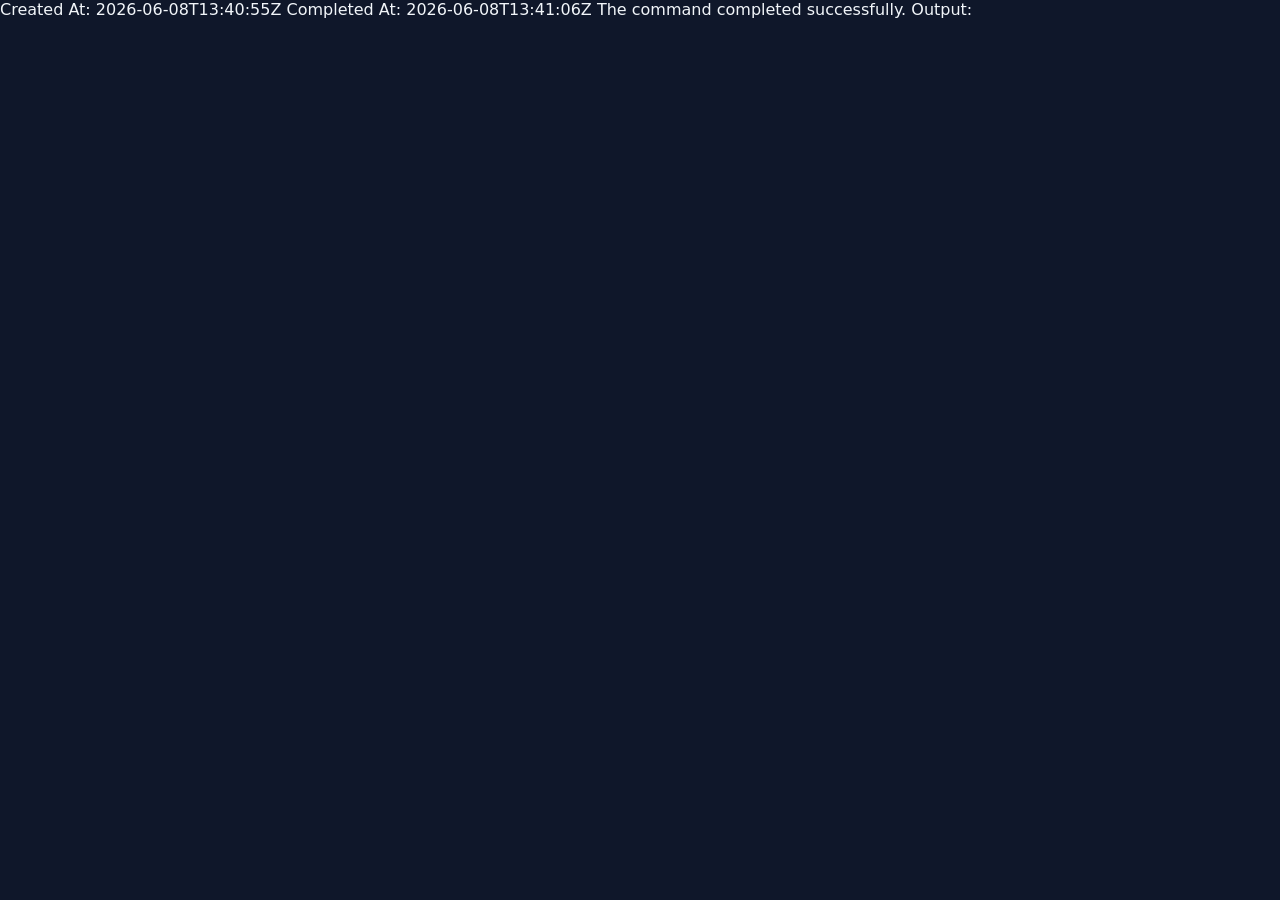
<file: restored_index.html>
Created At: 2026-06-08T13:40:55Z
Completed At: 2026-06-08T13:41:06Z

				The command completed successfully.
				Output:
				<!DOCTYPE html>
<html lang="en">
<head>
    <meta charset="UTF-8">
    <meta name="viewport" content="width=device-width, initial-scale=1.0">
    <title>Nous</title>
    <style>
        :root {
            --bg-primary: #0f172a;
            --bg-secondary: #1e293b;
            --bg-card: #1e293b;
            --accent: #3b82f6;
            --accent-green: #10b981;
            --accent-yellow: #f59e0b;
            --accent-red: #ef4444;
            --accent-purple: #8b5cf6;
            --text-primary: #f1f5f9;
            --text-muted: #64748b;
            --border: #334155;
        }

        * {
            box-sizing: border-box;
            margin: 0;
            padding: 0;
        }

        body {
            font-family: system-ui, -apple-system, sans-serif;
            background-color: var(--bg-primary);
            color: var(--text-primary);
            display: flex;
            height: 100vh;
            overflow: hidden;
        }

        /* Sidebar */
        #sidebar {
            width: 60px;
            background-color: var(--bg-secondary);
            border-right: 1px solid var(--border);
            display: flex;
            flex-direction: column;
            align-items: center;
            padding-top: 10px;
            transition: width 0.2s;
        }

        .tab-btn {
            width: 100%;
</file>
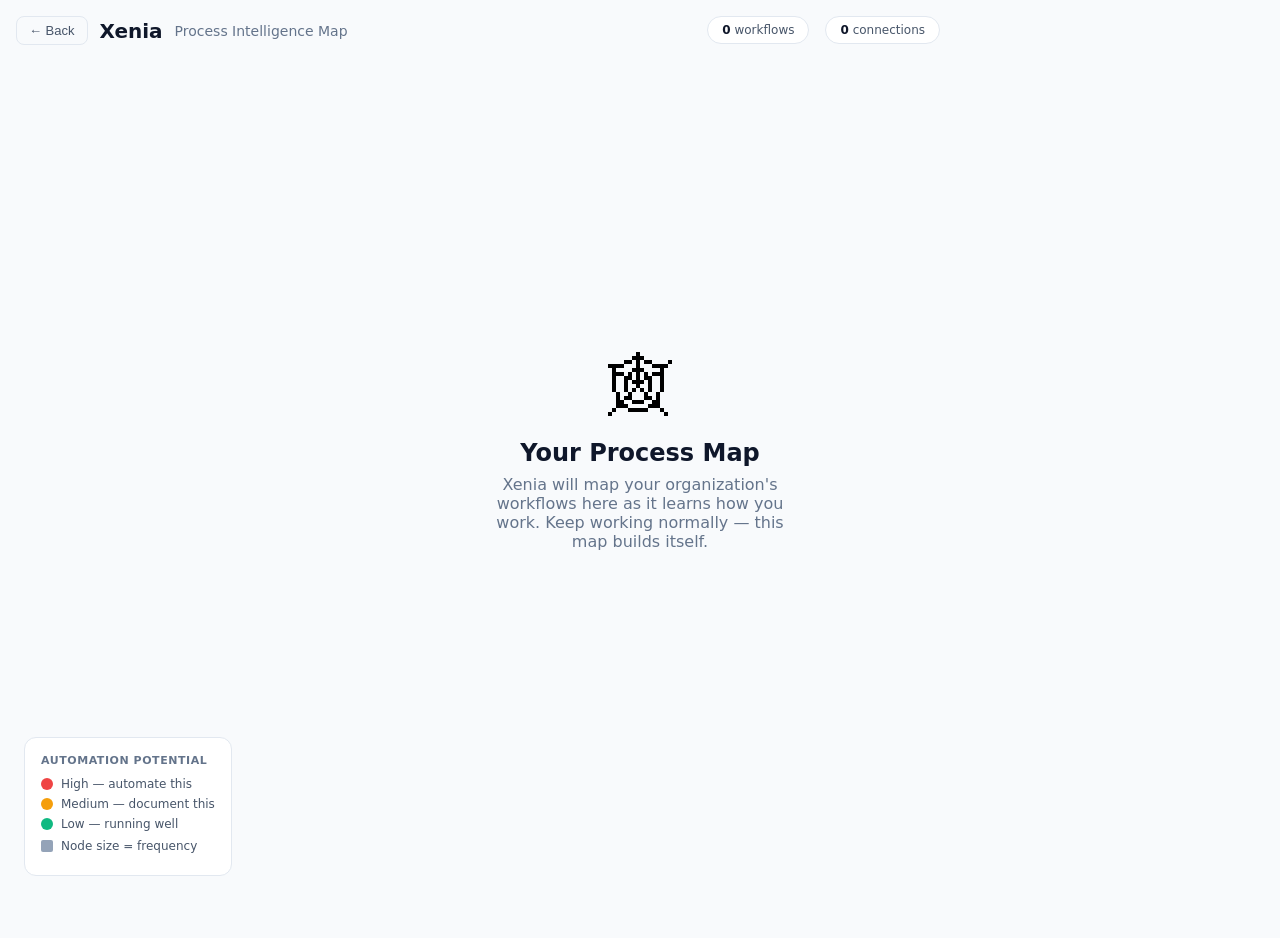
<file: ui/graph.html>
<!DOCTYPE html>
<html lang="en">
<head>
<meta charset="UTF-8">
<title>Xenia — Process Graph</title>
<script src="https://d3js.org/d3.v7.min.js"></script>
<link href="https://fonts.googleapis.com/css2?family=Inter:wght@400;500;600;700&display=swap" rel="stylesheet">
    <style>
* { margin: 0; padding: 0; box-sizing: border-box; }

body {
  background: #f8fafc;
  font-family: 'Inter', system-ui, -apple-system, sans-serif;
  overflow: hidden;
}

#graph-container {
  width: 100vw;
  height: 100vh;
  position: relative;
}

svg { width: 100%; height: 100%; }

.node circle {
  stroke: #ffffff;
  stroke-width: 2px;
  cursor: pointer;
  transition: all 0.2s ease;
}

.node circle:hover {
  stroke-width: 4px;
  filter: brightness(1.1);
}

.node text {
  font-size: 11px;
  fill: #334155;
  text-anchor: middle;
  dominant-baseline: central;
  pointer-events: none;
  font-weight: 500;
}

.link {
  stroke: #cbd5e1;
  stroke-opacity: 0.6;
}

.tooltip {
  position: absolute;
  background: white;
  border: 1px solid #e2e8f0;
  border-radius: 12px;
  padding: 16px;
  min-width: 240px;
  box-shadow: 0 10px 40px rgba(0,0,0,0.12);
  pointer-events: none;
  opacity: 0;
  transition: opacity 0.2s;
  z-index: 100;
}

.tooltip.visible { opacity: 1; }

.tooltip h3 {
  font-size: 14px;
  font-weight: 700;
  color: #0f172a;
  margin-bottom: 8px;
}

.tooltip-row {
  display: flex;
  justify-content: space-between;
  font-size: 12px;
  color: #64748b;
  margin-bottom: 4px;
}

.vault-badge {
  display: inline-block;
  padding: 2px 8px;
  border-radius: 999px;
  font-size: 10px;
  font-weight: 600;
  text-transform: uppercase;
  letter-spacing: 0.05em;
  margin-bottom: 8px;
}

.vault-personal { 
  background: #dbeafe; color: #1d4ed8; 
}
.vault-role { 
  background: #dcfce7; color: #15803d; 
}
.vault-team { 
  background: #ede9fe; color: #7c3aed; 
}
.vault-organization { 
  background: #fef9c3; color: #a16207; 
}

.app-pills {
  display: flex;
  flex-wrap: wrap;
  gap: 4px;
  margin-top: 8px;
}

.app-pill {
  background: #f1f5f9;
  color: #475569;
  padding: 2px 8px;
  border-radius: 999px;
  font-size: 10px;
}

#detail-panel {
  position: absolute;
  right: 0;
  top: 0;
  width: 320px;
  height: 100%;
  background: white;
  border-left: 1px solid #e2e8f0;
  padding: 24px;
  transform: translateX(100%);
  transition: transform 0.3s ease;
  overflow-y: auto;
  z-index: 50;
}

#detail-panel.open {
  transform: translateX(0);
}

#detail-panel h2 {
  font-size: 18px;
  font-weight: 700;
  color: #0f172a;
  margin-bottom: 16px;
}

.detail-metric {
  background: #f8fafc;
  border-radius: 8px;
  padding: 12px;
  margin-bottom: 8px;
}

.detail-metric-label {
  font-size: 11px;
  color: #64748b;
  text-transform: uppercase;
  letter-spacing: 0.05em;
}

.detail-metric-value {
  font-size: 20px;
  font-weight: 700;
  color: #0f172a;
  margin-top: 2px;
}

.contribute-btn {
  width: 100%;
  padding: 12px;
  background: #3b82f6;
  color: white;
  border: none;
  border-radius: 8px;
  font-size: 14px;
  font-weight: 600;
  cursor: pointer;
  margin-top: 16px;
}

.contribute-btn:hover { background: #2563eb; }

#close-panel {
  position: absolute;
  top: 16px;
  right: 16px;
  background: none;
  border: none;
  font-size: 20px;
  cursor: pointer;
  color: #64748b;
}

#toolbar {
  position: absolute;
  top: 16px;
  left: 16px;
  display: flex;
  align-items: center;
  gap: 12px;
  z-index: 10;
}

#toolbar h1 {
  font-size: 20px;
  font-weight: 800;
  color: #0f172a;
}

.legend {
  position: absolute;
  bottom: 24px;
  left: 24px;
  background: white;
  border: 1px solid #e2e8f0;
  border-radius: 12px;
  padding: 16px;
  z-index: 10;
}

.legend h4 {
  font-size: 11px;
  font-weight: 700;
  color: #64748b;
  text-transform: uppercase;
  letter-spacing: 0.05em;
  margin-bottom: 10px;
}

.legend-item {
  display: flex;
  align-items: center;
  gap: 8px;
  font-size: 12px;
  color: #475569;
  margin-bottom: 6px;
}

.legend-dot {
  width: 12px;
  height: 12px;
  border-radius: 50%;
  flex-shrink: 0;
}

#empty-state {
  position: absolute;
  top: 50%;
  left: 50%;
  transform: translate(-50%, -50%);
  text-align: center;
  display: none;
}

#empty-state .icon {
  font-size: 64px;
  margin-bottom: 16px;
}

#empty-state h2 {
  font-size: 24px;
  font-weight: 700;
  color: #0f172a;
  margin-bottom: 8px;
}

#empty-state p {
  color: #64748b;
  max-width: 320px;
}

#stats-bar {
  position: absolute;
  top: 16px;
  right: 340px;
  display: flex;
  gap: 16px;
  z-index: 10;
}

.stat-chip {
  background: white;
  border: 1px solid #e2e8f0;
  border-radius: 999px;
  padding: 6px 14px;
  font-size: 12px;
  color: #475569;
  font-weight: 500;
}

.stat-chip span {
  font-weight: 700;
  color: #0f172a;
}
</style>
</head>
<body>

<div id="graph-container">
  <svg id="graph-svg"></svg>
  
  <div id="toolbar">
    <button onclick="window.location.href='index.html'"
      style="background:none;border:1px solid #e2e8f0;
             border-radius:8px;padding:6px 12px;
             cursor:pointer;font-size:13px;color:#475569">
      ← Back
    </button>
    <h1>Xenia</h1>
    <span style="color:#64748b;font-size:14px">
      Process Intelligence Map
    </span>
  </div>

  <div id="stats-bar">
    <div class="stat-chip">
      <span id="node-count">0</span> workflows
    </div>
    <div class="stat-chip">
      <span id="edge-count">0</span> connections
    </div>
  </div>

  <div class="tooltip" id="tooltip"></div>
  
  <div id="empty-state">
    <div class="icon">🕸</div>
    <h2>Your Process Map</h2>
    <p>Xenia will map your organization's workflows 
    here as it learns how you work. Keep working 
    normally — this map builds itself.</p>
  </div>

  <div id="detail-panel">
    <button id="close-panel">×</button>
    <div id="detail-content"></div>
  </div>

  <div class="legend">
    <h4>Automation Potential</h4>
    <div class="legend-item">
      <div class="legend-dot" 
           style="background:#ef4444"></div>
      High — automate this
    </div>
    <div class="legend-item">
      <div class="legend-dot" 
           style="background:#f59e0b"></div>
      Medium — document this
    </div>
    <div class="legend-item">
      <div class="legend-dot" 
           style="background:#10b981"></div>
      Low — running well
    </div>
    <div class="legend-item" style="margin-top:8px">
      <div class="legend-dot" 
           style="background:#94a3b8;
                  border-radius:2px"></div>
      Node size = frequency
    </div>
  </div>
</div>

<script>
const API = "http://localhost:8000"
const HEADERS = {"X-API-Key": "sk-test-key-123"}

function getNodeColor(automation_potential) {
  if (automation_potential > 0.7) return "#ef4444"
  if (automation_potential > 0.4) return "#f59e0b"
  return "#10b981"
}

function getNodeRadius(frequency) {
  return Math.max(16, Math.min(48, 
    10 + (frequency || 1) * 8
  ))
}

function getVaultBadgeClass(vault_level) {
  return `vault-${vault_level || "personal"}`
}

async function loadGraphData() {
  try {
    const res = await fetch(`${API}/v1/graph/data`, 
      { headers: HEADERS }
    )
    if (!res.ok) throw new Error("API error")
    return await res.json()
  } catch(e) {
    return { nodes: [], edges: [] }
  }
}

function showEmptyState() {
  document.getElementById("empty-state")
    .style.display = "block"
}

function renderGraph(data) {
  const { nodes, edges } = data

  document.getElementById("node-count")
    .textContent = nodes.length
  document.getElementById("edge-count")
    .textContent = edges.length

  if (nodes.length === 0) {
    showEmptyState()
    return
  }

  const svg = d3.select("#graph-svg")
  const width = window.innerWidth
  const height = window.innerHeight
  const tooltip = document.getElementById("tooltip")
  const detailPanel = document.getElementById("detail-panel")
  const detailContent = document.getElementById("detail-content")

  svg.selectAll("*").remove()

  // Zoom behavior
  const zoom = d3.zoom()
    .scaleExtent([0.3, 3])
    .on("zoom", (event) => {
      g.attr("transform", event.transform)
    })
  svg.call(zoom)

  const g = svg.append("g")

  // Force simulation
  const simulation = d3.forceSimulation(nodes)
    .force("link", d3.forceLink(edges)
      .id(d => d.id)
      .distance(150)
      .strength(0.5)
    )
    .force("charge", d3.forceManyBody()
      .strength(-400)
    )
    .force("center", d3.forceCenter(
      width / 2, height / 2
    ))
    .force("collision", d3.forceCollide()
      .radius(d => getNodeRadius(d.frequency) + 10)
    )

  // Draw edges
  const link = g.append("g")
    .selectAll("line")
    .data(edges)
    .join("line")
    .attr("class", "link")
    .attr("stroke-width", d => 
      Math.max(1, (d.strength || 0.3) * 4)
    )

  // Draw nodes
  const node = g.append("g")
    .selectAll("g")
    .data(nodes)
    .join("g")
    .attr("class", "node")
    .call(d3.drag()
      .on("start", dragstarted)
      .on("drag", dragged)
      .on("end", dragended)
    )

  node.append("circle")
    .attr("r", d => getNodeRadius(d.frequency))
    .attr("fill", d => getNodeColor(
      d.automation_potential
    ))
    .attr("fill-opacity", 0.85)
    .on("mouseover", (event, d) => {
      const apps = (d.app_sequence || [])
        .map(a => `<span class="app-pill">${a}</span>`)
        .join("")
      
      tooltip.innerHTML = `
        <span class="vault-badge 
              ${getVaultBadgeClass(d.vault_level)}">
          ${d.vault_level || "personal"} vault
        </span>
        <h3>${d.label}</h3>
        <div class="tooltip-row">
          <span>Frequency</span>
          <span>${(d.frequency||0).toFixed(1)}x/week</span>
        </div>
        <div class="tooltip-row">
          <span>Automation</span>
          <span>${Math.round(
            (d.automation_potential||0)*100
          )}%</span>
        </div>
        <div class="app-pills">${apps}</div>
      `
      tooltip.classList.add("visible")
      tooltip.style.left = (event.pageX + 16) + "px"
      tooltip.style.top = (event.pageY - 16) + "px"
    })
    .on("mousemove", (event) => {
      tooltip.style.left = (event.pageX + 16) + "px"
      tooltip.style.top = (event.pageY - 16) + "px"
    })
    .on("mouseout", () => {
      tooltip.classList.remove("visible")
    })
    .on("click", (event, d) => {
      event.stopPropagation()
      showDetailPanel(d)
    })

  node.append("text")
    .text(d => d.label.length > 14 
      ? d.label.substring(0, 14) + "…" 
      : d.label
    )
    .attr("dy", d => getNodeRadius(d.frequency) + 14)
    .style("font-size", "11px")

  simulation.on("tick", () => {
    link
      .attr("x1", d => d.source.x)
      .attr("y1", d => d.source.y)
      .attr("x2", d => d.target.x)
      .attr("y2", d => d.target.y)

    node.attr("transform", d => 
      `translate(${d.x},${d.y})`
    )
  })

  // Close panel on svg click
  svg.on("click", () => {
    detailPanel.classList.remove("open")
  })

  document.getElementById("close-panel")
    .onclick = () => {
      detailPanel.classList.remove("open")
    }

  function showDetailPanel(d) {
    const apps = (d.app_sequence || [])
      .map(a => `<span class="app-pill">${a}</span>`)
      .join("")

    const contributeBtn = 
      d.vault_level === "personal"
        ? `<button class="contribute-btn" 
             onclick="contributeWorkflow('${d.id}')">
             Contribute to Role Vault
           </button>`
        : ""

    detailContent.innerHTML = `
      <span class="vault-badge 
            ${getVaultBadgeClass(d.vault_level)}">
        ${d.vault_level || "personal"} vault
      </span>
      <h2>${d.label}</h2>
      ${d.description 
        ? `<p style="color:#64748b;font-size:13px;
                     margin-bottom:16px">
            ${d.description}
           </p>` 
        : ""}
      <div class="detail-metric">
        <div class="detail-metric-label">Frequency</div>
        <div class="detail-metric-value">
          ${(d.frequency||0).toFixed(1)}x/week
        </div>
      </div>
      <div class="detail-metric">
        <div class="detail-metric-label">
          Automation Potential
        </div>
        <div class="detail-metric-value" 
             style="color:${getNodeColor(
               d.automation_potential
             )}">
          ${Math.round(
            (d.automation_potential||0)*100
          )}%
        </div>
      </div>
      <div style="margin-top:16px">
        <div class="detail-metric-label" 
             style="margin-bottom:8px">
          App Sequence
        </div>
        <div class="app-pills">${apps}</div>
      </div>
      ${contributeBtn}
    `
    detailPanel.classList.add("open")
  }

  function dragstarted(event, d) {
    if (!event.active) 
      simulation.alphaTarget(0.3).restart()
    d.fx = d.x
    d.fy = d.y
  }

  function dragged(event, d) {
    d.fx = event.x
    d.fy = event.y
  }

  function dragended(event, d) {
    if (!event.active) 
      simulation.alphaTarget(0)
    d.fx = null
    d.fy = null
  }
}

async function contributeWorkflow(recordId) {
  try {
    await fetch(
      `${API}/v1/vaults/contributions/request`,
      {
        method: "POST",
        headers: {
          ...HEADERS,
          "Content-Type": "application/json"
        },
        body: JSON.stringify({ record_id: recordId })
      }
    )
    alert("Contribution request sent. "
        + "Check your Vaults tab to approve.")
  } catch(e) {
    alert("Could not send request. Try again.")
  }
}

// Handle window resize
window.addEventListener("resize", () => {
  location.reload()
})

// Load and render
loadGraphData().then(renderGraph)
</script>
</body>
</html>
</file>
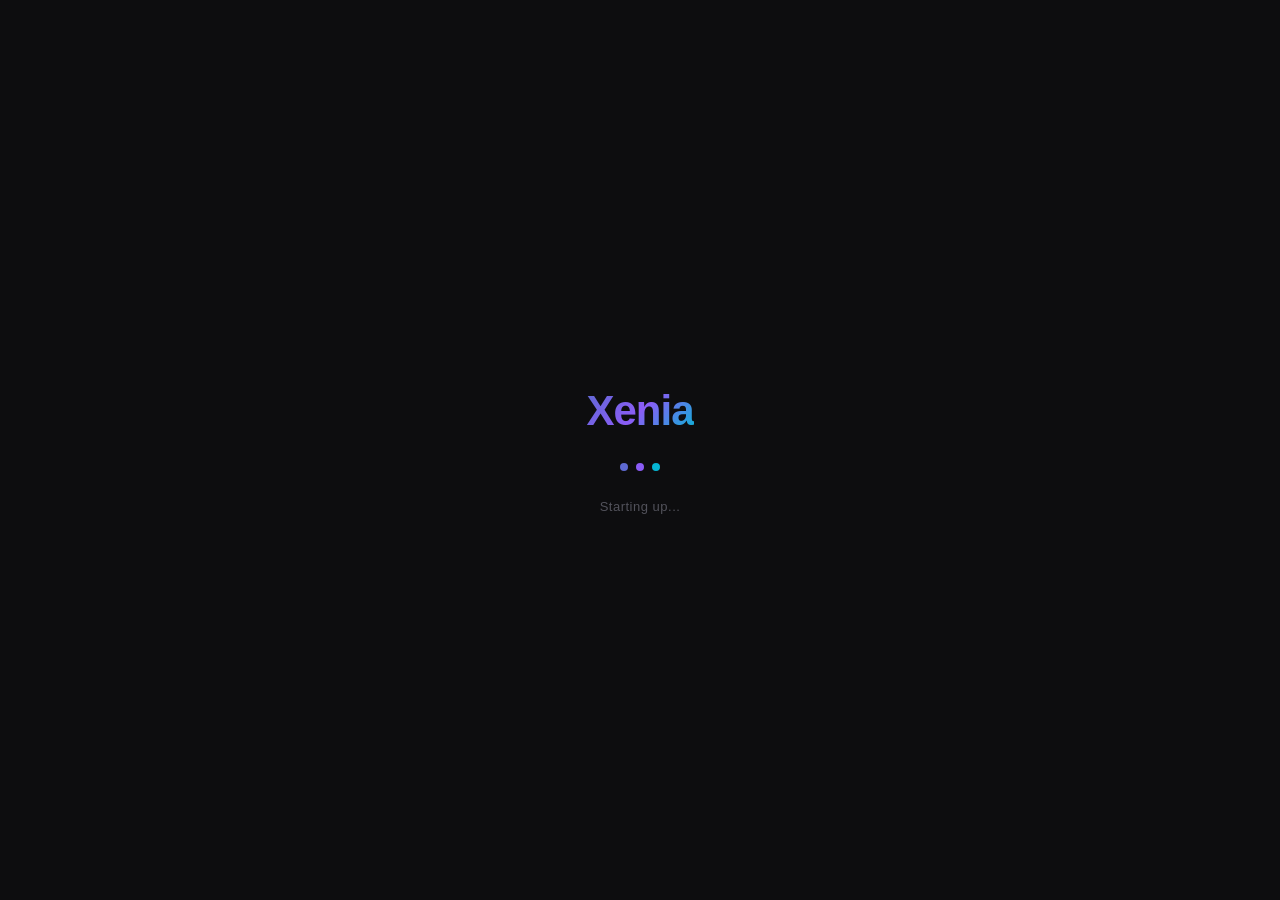
<file: ui/loading.html>
<!DOCTYPE html>
<html>
<head>
<meta charset="UTF-8">
<title>Xenia — Loading</title>
<style>
  * { margin: 0; padding: 0; box-sizing: border-box; }
  html, body {
    height: 100%;
    background: #0d0d0f;
    display: flex;
    align-items: center;
    justify-content: center;
    font-family: -apple-system, BlinkMacSystemFont, 'Segoe UI', sans-serif;
    user-select: none;
    overflow: hidden;
  }
  .container {
    display: flex;
    flex-direction: column;
    align-items: center;
    gap: 28px;
  }
  .logo {
    font-size: 42px;
    font-weight: 700;
    letter-spacing: -1px;
    background: linear-gradient(135deg, #5e6ad2 0%, #8b5cf6 50%, #06b6d4 100%);
    -webkit-background-clip: text;
    -webkit-text-fill-color: transparent;
    background-clip: text;
    animation: pulse 2s ease-in-out infinite;
  }
  @keyframes pulse {
    0%, 100% { opacity: 1; }
    50% { opacity: 0.7; }
  }
  .spinner-wrap {
    display: flex;
    gap: 8px;
  }
  .dot {
    width: 8px;
    height: 8px;
    border-radius: 50%;
    background: #5e6ad2;
    animation: bounce 1.2s ease-in-out infinite;
  }
  .dot:nth-child(2) { animation-delay: 0.2s; background: #8b5cf6; }
  .dot:nth-child(3) { animation-delay: 0.4s; background: #06b6d4; }
  @keyframes bounce {
    0%, 80%, 100% { transform: scale(0.6); opacity: 0.4; }
    40% { transform: scale(1); opacity: 1; }
  }
  .status {
    color: #52525b;
    font-size: 13px;
    letter-spacing: 0.5px;
  }
</style>
</head>
<body>
<div class="container">
  <div class="logo">Xenia</div>
  <div class="spinner-wrap">
    <div class="dot"></div>
    <div class="dot"></div>
    <div class="dot"></div>
  </div>
  <div class="status">Starting up...</div>
</div>
</body>
</html>
</file>
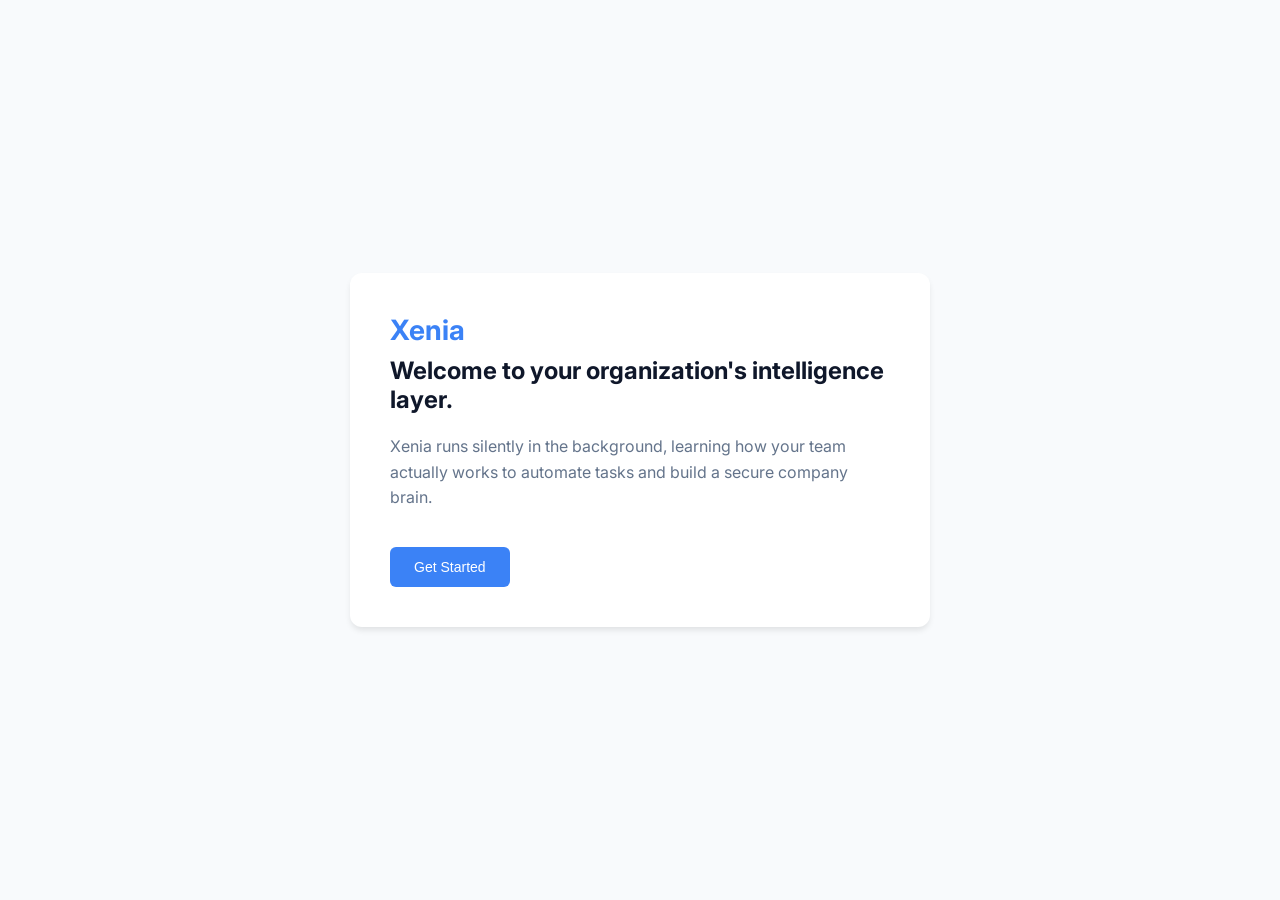
<file: ui/setup.html>
<!DOCTYPE html>
<html>
<head>
<link href="https://fonts.googleapis.com/css2?family=Inter:wght@400;500;600;700&display=swap" rel="stylesheet">
    <style>
  body {
    background: #f8fafc;
    margin: 0;
    font-family: 'Inter', system-ui, -apple-system, sans-serif;
    color: #1e293b;
    display: flex;
    justify-content: center;
    align-items: center;
    height: 100vh;
  }
  .card {
    background: white;
    width: 500px;
    border-radius: 12px;
    box-shadow: 0 4px 6px -1px rgb(0 0 0 / 0.1);
    padding: 40px;
    position: relative;
    overflow: hidden;
  }
  .page {
    display: none;
    animation: fadeIn 0.3s;
  }
  .page.active {
    display: block;
  }
  @keyframes fadeIn { from {opacity:0} to {opacity:1} }
  h1 { margin-top: 0; font-size: 28px; color: #0f172a; }
  p { color: #64748b; line-height: 1.6; }
  
  .input-group { margin-top: 20px; }
  input[type="password"] {
    width: 100%;
    padding: 12px;
    border: 1px solid #cbd5e1;
    border-radius: 6px;
    box-sizing: border-box;
    font-size: 14px;
    margin-bottom: 8px;
  }
  
  .btn {
    background: #3b82f6;
    color: white;
    border: none;
    padding: 12px 24px;
    border-radius: 6px;
    font-size: 14px;
    font-weight: 500;
    cursor: pointer;
    margin-top: 20px;
  }
  .btn:hover { background: #2563eb; }
  .btn-outline {
    background: transparent;
    color: #64748b;
    border: 1px solid #cbd5e1;
    margin-left: 10px;
  }
  .btn-outline:hover { background: #f1f5f9; }
  
  .industry-grid {
    display: grid;
    grid-template-columns: 1fr 1fr;
    gap: 12px;
    margin-top: 20px;
  }
  .industry-btn {
    padding: 16px;
    border: 1px solid #e2e8f0;
    border-radius: 8px;
    background: white;
    font-size: 16px;
    cursor: pointer;
    display: flex;
    align-items: center;
    gap: 10px;
  }
  .industry-btn:hover, .industry-btn.selected {
    border-color: #3b82f6;
    background: #eff6ff;
  }
  
  .privacy-list {
    margin-top: 20px;
    background: #f8fafc;
    padding: 20px;
    border-radius: 8px;
    font-size: 14px;
  }
  .privacy-list div {
    margin-bottom: 12px;
    display: flex;
    gap: 10px;
  }
  
  .actions {
    display: flex;
    margin-top: 30px;
  }
</style>
</head>
<body>
  <div class="card">
    
    <!-- Page 1: Welcome -->
    <div id="page-1" class="page active">
      <h1 style="color:#3b82f6">Xenia</h1>
      <h2 style="margin-top:-10px; color:#0f172a">Welcome to your organization's intelligence layer.</h2>
      <p>Xenia runs silently in the background, learning how your team actually works to automate tasks and build a secure company brain.</p>
      <button class="btn" onclick="nextPage(2)">Get Started</button>
    </div>
    
    <!-- Page 2: API Key -->
    <div id="page-2" class="page">
      <h1>Connect AI</h1>
      <p>Enter your Anthropic API key to enable document generation and workflow analysis.</p>
      <div class="input-group">
        <input type="password" id="api-key" placeholder="sk-ant-...">
        <div style="font-size: 12px; color: #94a3b8;">Get your key at console.anthropic.com</div>
      </div>
      <div class="actions">
        <button class="btn" onclick="saveKeyAndNext()">Continue</button>
        <button class="btn btn-outline" onclick="nextPage(3)">Skip for now</button>
      </div>
    </div>
    
    <!-- Page 3: Industry -->
    <div id="page-3" class="page">
      <h1>Your Industry</h1>
      <p>What type of business is this? This helps Xenia understand context.</p>
      <div class="industry-grid">
        <button class="industry-btn" onclick="selectInd('pharmacy')">💊 Pharmacy</button>
        <button class="industry-btn" onclick="selectInd('clinic')">🏥 Clinic</button>
        <button class="industry-btn" onclick="selectInd('retail')">🏪 Retail</button>
        <button class="industry-btn" onclick="selectInd('manufacturing')">🏭 Manufacturing</button>
        <button class="industry-btn" onclick="selectInd('other')">📋 Other</button>
      </div>
      <input type="hidden" id="selected-industry" value="other">
      <div class="actions">
        <button class="btn" onclick="nextPage(4)">Continue</button>
      </div>
    </div>
    
    <!-- Page 4: Privacy -->
    <div id="page-4" class="page">
      <h1>Privacy First</h1>
      <p>Xenia operates under strict privacy guarantees.</p>
      <div class="privacy-list">
        <div><span>🔒</span> Local-First: Raw logs never leave this machine.</div>
        <div><span>🚫</span> Auto-Redaction: Passwords and credit cards are ignored.</div>
        <div><span>👁️</span> Exclusions: Banking and personal email are not tracked.</div>
        <div><span>⏸️</span> Control: You can pause observation at any time.</div>
      </div>
      <div class="actions">
        <button class="btn" onclick="finishSetup()" style="width:100%">I understand, start Xenia</button>
      </div>
    </div>
    
  </div>

  <script>
    const { ipcRenderer } = require('electron');

    function nextPage(num) {
      document.querySelectorAll('.page').forEach(p => p.classList.remove('active'));
      document.getElementById('page-' + num).classList.add('active');
    }
    
    function selectInd(val) {
      document.querySelectorAll('.industry-btn').forEach(b => b.classList.remove('selected'));
      event.target.classList.add('selected');
      document.getElementById('selected-industry').value = val;
    }
    
    async function saveKeyAndNext() {
      nextPage(3);
    }
    
    function finishSetup() {
        const configData = {
            industry: document.getElementById('selected-industry').value,
            setup_complete: true,
            api_key: document.getElementById('api-key').value
        };
        try {
            ipcRenderer.send('setup-complete', configData);
            window.location.href = 'index.html';
        } catch(e) {
            alert('Failed to save configuration. Starting anyway.');
            window.location.href = 'index.html';
        }
    }
  </script>
</body>
</html>
</file>
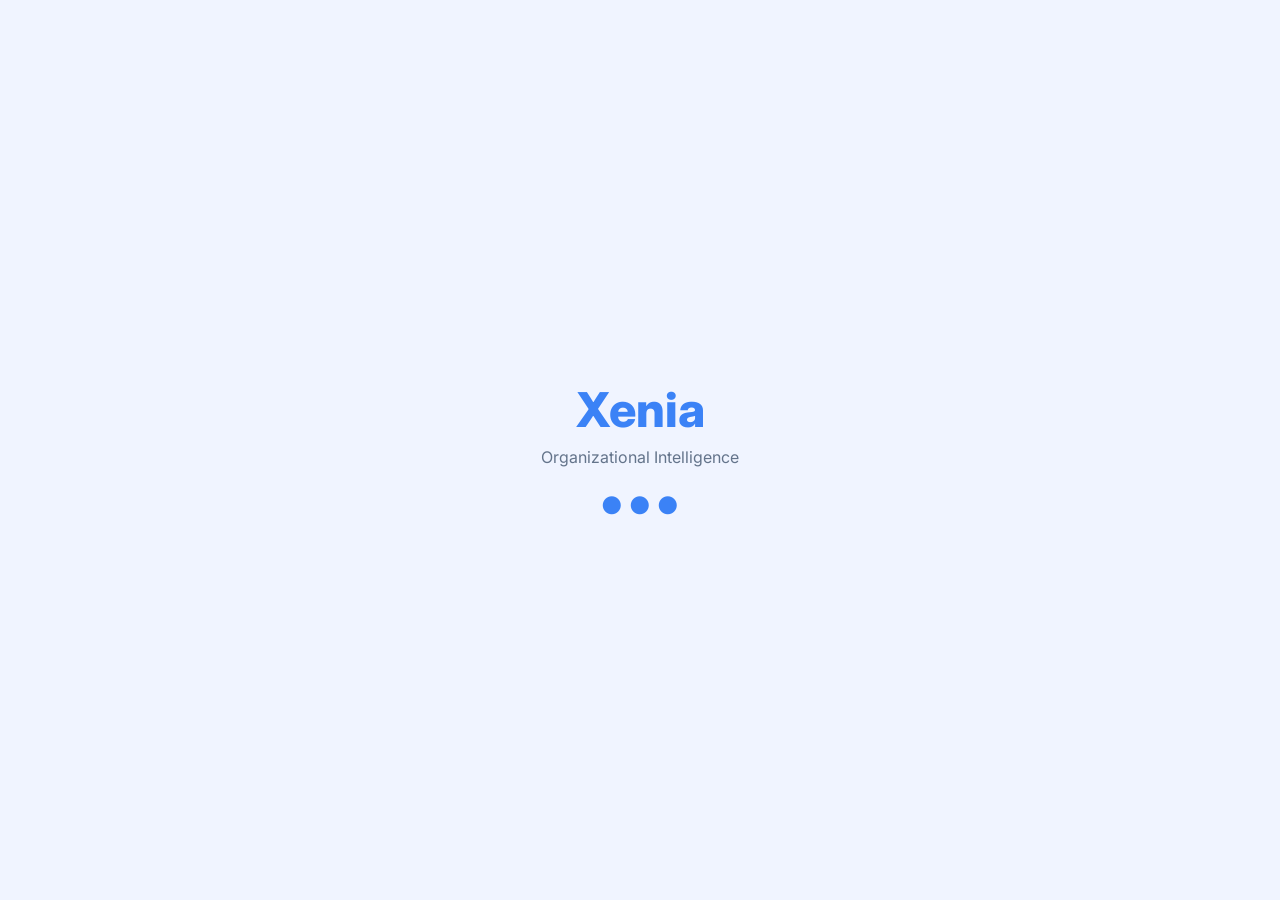
<file: ui/temp-asar/loading.html>
<!DOCTYPE html>
<html>
<head>
<link href="https://fonts.googleapis.com/css2?family=Inter:wght@400;500;600;700&display=swap" rel="stylesheet">
    <style>
  body {
    background: #f0f4ff;
    display: flex;
    flex-direction: column;
    align-items: center;
    justify-content: center;
    height: 100vh;
    margin: 0;
    font-family: 'Inter', system-ui, -apple-system, sans-serif;
  }
  .logo { font-size: 48px; font-weight: 800; color: #3b82f6; }
  .subtitle { color: #64748b; margin-top: 8px; font-size: 16px; }
  .dots { font-size: 24px; color: #3b82f6; margin-top: 24px; 
          animation: pulse 1.5s infinite; }
  @keyframes pulse { 0%,100%{opacity:0.3} 50%{opacity:1} }
</style>
</head>
<body>
  <div class="logo">Xenia</div>
  <div class="subtitle">Organizational Intelligence</div>
  <div class="dots">●  ●  ●</div>
</body>
</html>
</file>
